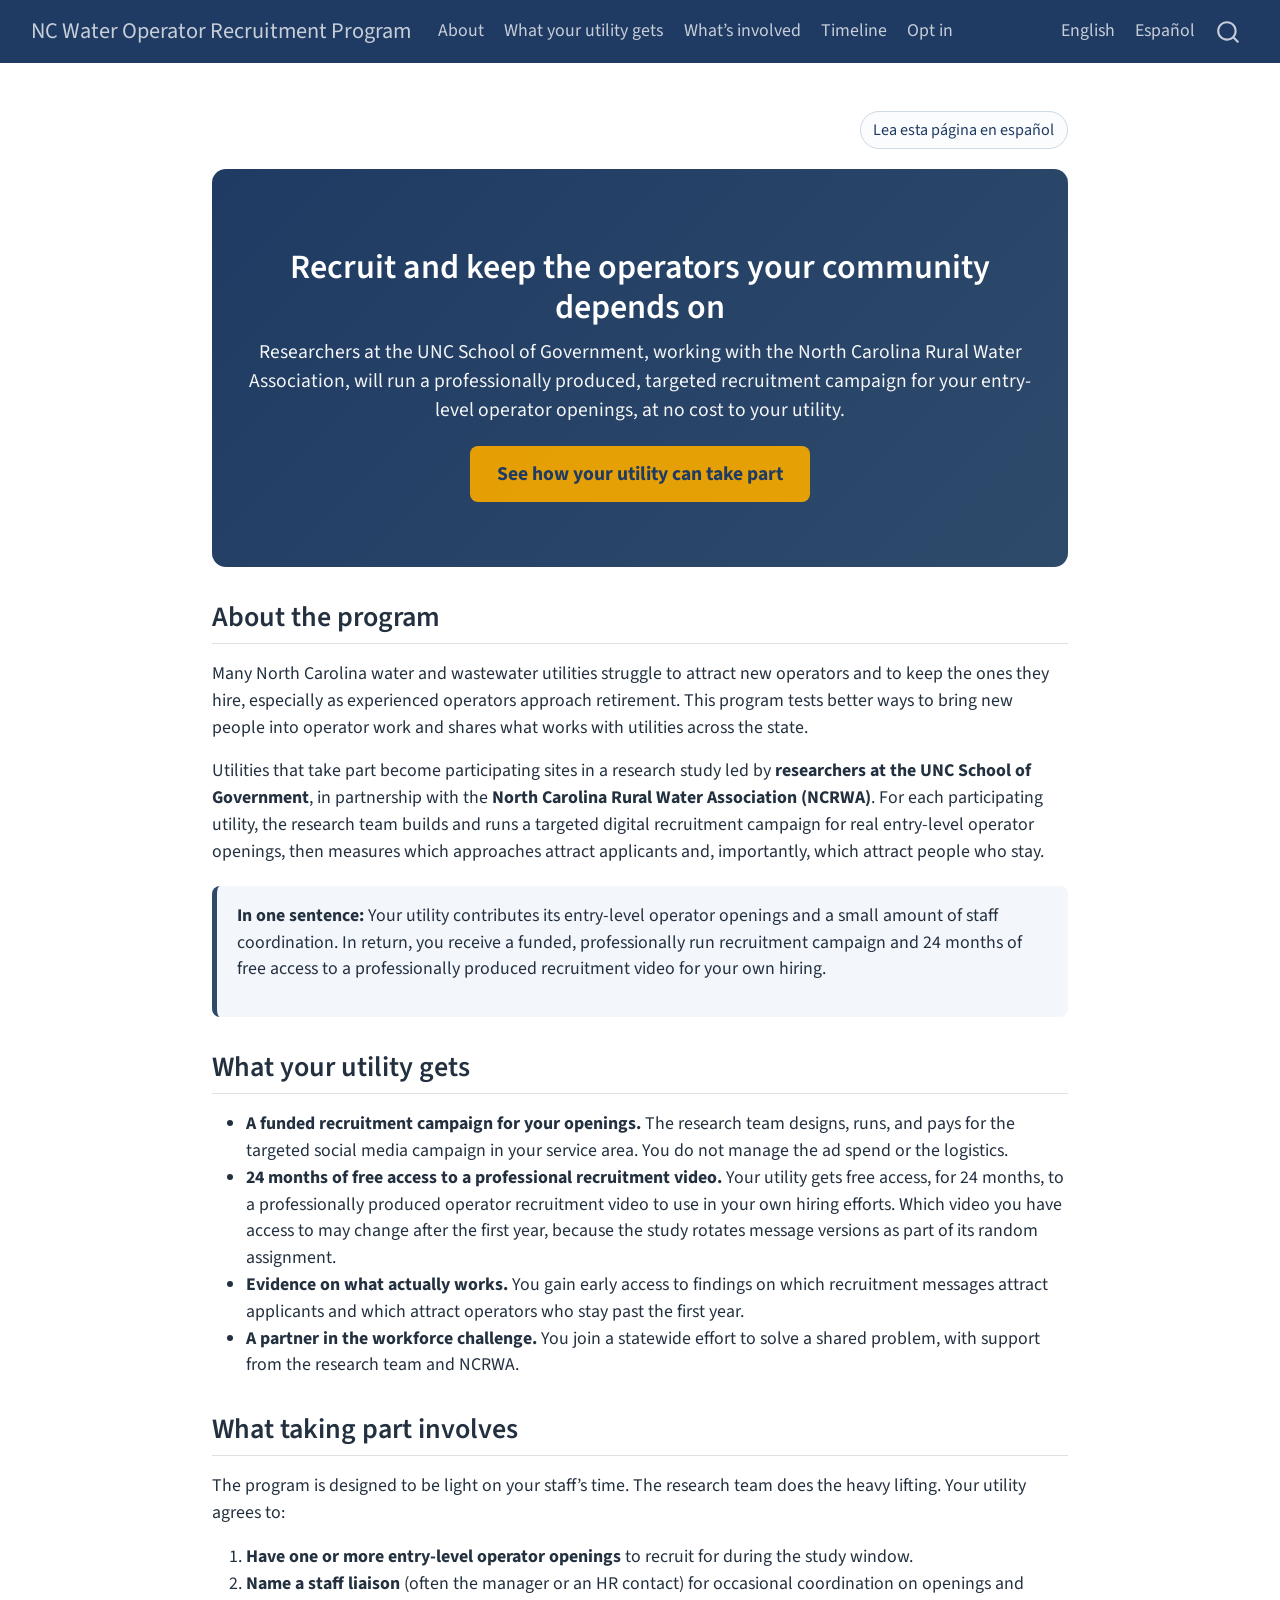
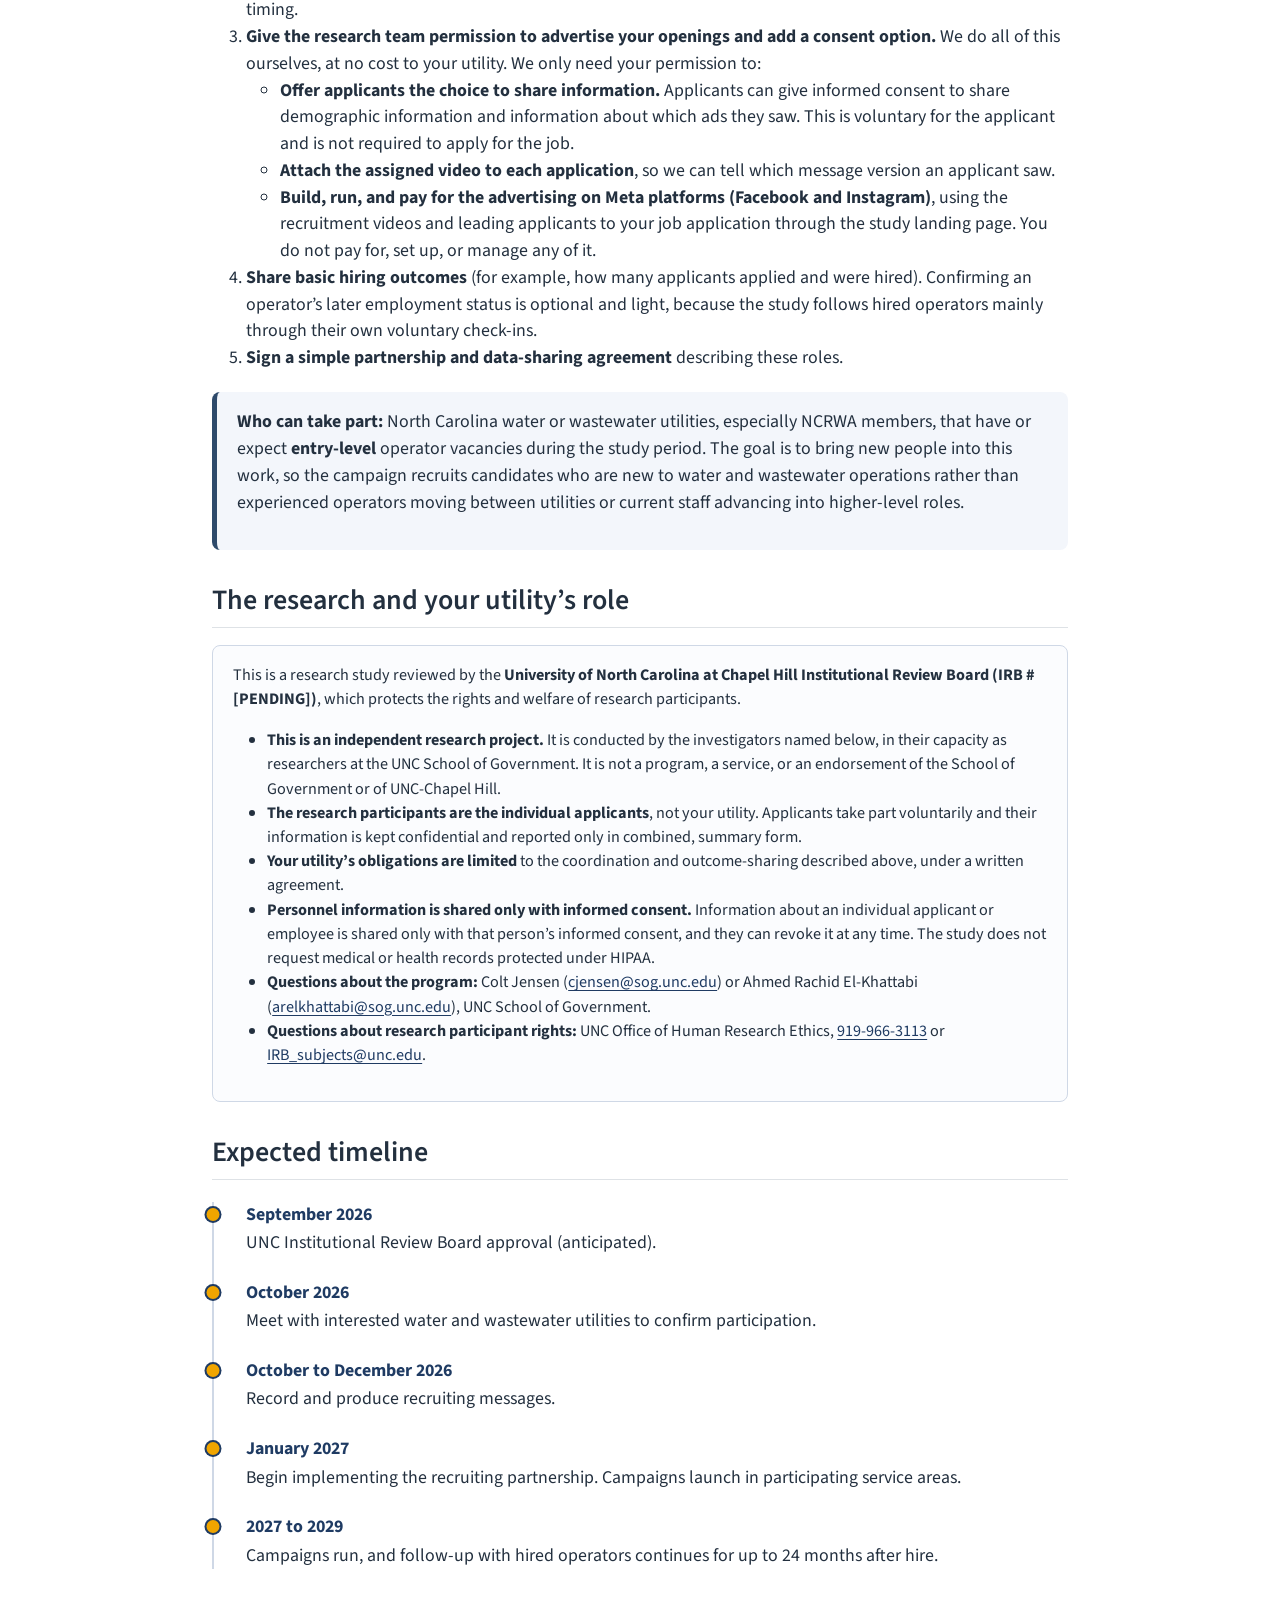
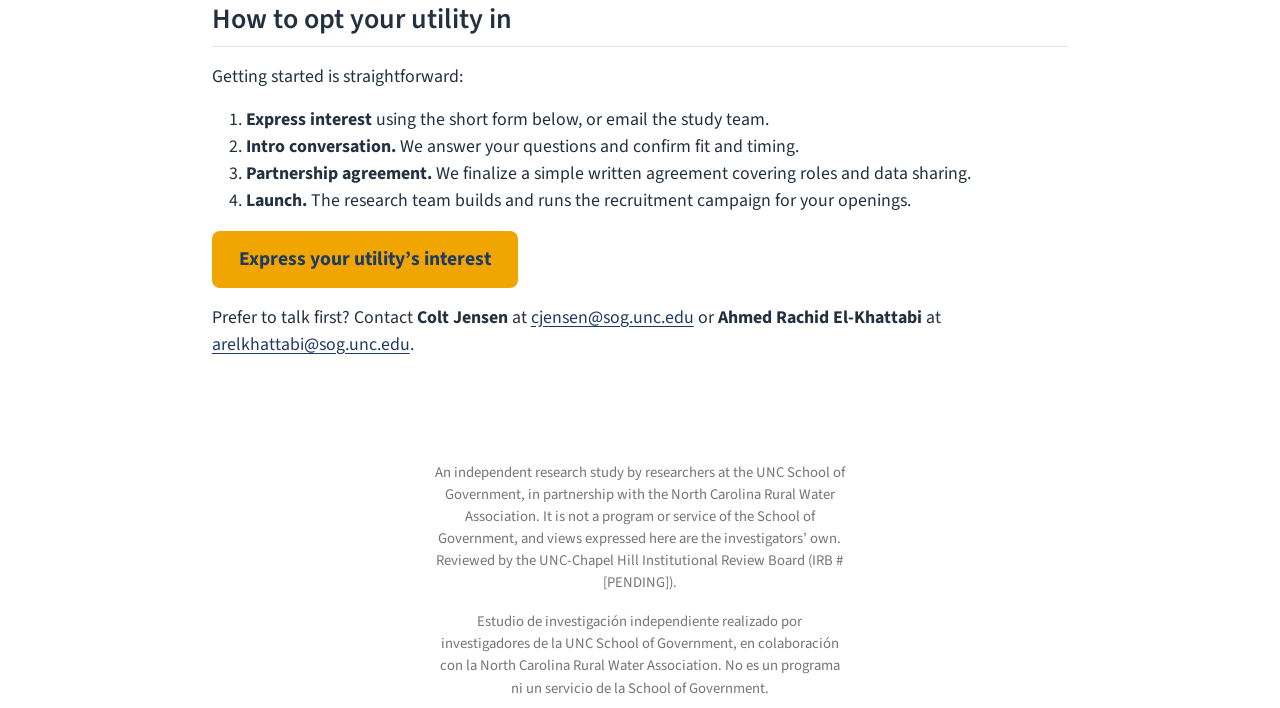
<file: index.html>
<!DOCTYPE html>
<html xmlns="http://www.w3.org/1999/xhtml" lang="en" xml:lang="en"><head>

<meta charset="utf-8">
<meta name="generator" content="quarto-1.8.27">

<meta name="viewport" content="width=device-width, initial-scale=1.0, user-scalable=yes">


<title>NC Water Operator Recruitment Program for Utilities – NC Water Operator Recruitment Program</title>
<style>
code{white-space: pre-wrap;}
span.smallcaps{font-variant: small-caps;}
div.columns{display: flex; gap: min(4vw, 1.5em);}
div.column{flex: auto; overflow-x: auto;}
div.hanging-indent{margin-left: 1.5em; text-indent: -1.5em;}
ul.task-list{list-style: none;}
ul.task-list li input[type="checkbox"] {
  width: 0.8em;
  margin: 0 0.8em 0.2em -1em; /* quarto-specific, see https://github.com/quarto-dev/quarto-cli/issues/4556 */ 
  vertical-align: middle;
}
</style>


<script src="site_libs/quarto-nav/quarto-nav.js"></script>
<script src="site_libs/clipboard/clipboard.min.js"></script>
<script src="site_libs/quarto-search/autocomplete.umd.js"></script>
<script src="site_libs/quarto-search/fuse.min.js"></script>
<script src="site_libs/quarto-search/quarto-search.js"></script>
<meta name="quarto:offset" content="./">
<script src="site_libs/quarto-html/quarto.js" type="module"></script>
<script src="site_libs/quarto-html/tabsets/tabsets.js" type="module"></script>
<script src="site_libs/quarto-html/axe/axe-check.js" type="module"></script>
<script src="site_libs/quarto-html/popper.min.js"></script>
<script src="site_libs/quarto-html/tippy.umd.min.js"></script>
<link href="site_libs/quarto-html/tippy.css" rel="stylesheet">
<link href="site_libs/quarto-html/quarto-syntax-highlighting-ed96de9b727972fe78a7b5d16c58bf87.css" rel="stylesheet" id="quarto-text-highlighting-styles">
<script src="site_libs/bootstrap/bootstrap.min.js"></script>
<link href="site_libs/bootstrap/bootstrap-icons.css" rel="stylesheet">
<link href="site_libs/bootstrap/bootstrap-0b254fdc5d2a9e9b64194ed0881bb215.min.css" rel="stylesheet" append-hash="true" id="quarto-bootstrap" data-mode="light">
<script id="quarto-search-options" type="application/json">{
  "location": "navbar",
  "copy-button": false,
  "collapse-after": 3,
  "panel-placement": "end",
  "type": "overlay",
  "limit": 50,
  "keyboard-shortcut": [
    "f",
    "/",
    "s"
  ],
  "show-item-context": false,
  "language": {
    "search-no-results-text": "No results",
    "search-matching-documents-text": "matching documents",
    "search-copy-link-title": "Copy link to search",
    "search-hide-matches-text": "Hide additional matches",
    "search-more-match-text": "more match in this document",
    "search-more-matches-text": "more matches in this document",
    "search-clear-button-title": "Clear",
    "search-text-placeholder": "",
    "search-detached-cancel-button-title": "Cancel",
    "search-submit-button-title": "Submit",
    "search-label": "Search"
  }
}</script>


</head>

<body class="nav-fixed fullcontent quarto-light">

<div id="quarto-search-results"></div>
  <header id="quarto-header" class="headroom fixed-top">
    <nav class="navbar navbar-expand-lg " data-bs-theme="dark">
      <div class="navbar-container container-fluid">
      <div class="navbar-brand-container mx-auto">
    <a class="navbar-brand" href="./index.html">
    <span class="navbar-title">NC Water Operator Recruitment Program</span>
    </a>
  </div>
            <div id="quarto-search" class="" title="Search"></div>
          <button class="navbar-toggler" type="button" data-bs-toggle="collapse" data-bs-target="#navbarCollapse" aria-controls="navbarCollapse" role="menu" aria-expanded="false" aria-label="Toggle navigation" onclick="if (window.quartoToggleHeadroom) { window.quartoToggleHeadroom(); }">
  <span class="navbar-toggler-icon"></span>
</button>
          <div class="collapse navbar-collapse" id="navbarCollapse">
            <ul class="navbar-nav navbar-nav-scroll me-auto">
  <li class="nav-item">
    <a class="nav-link" href="./#about"> 
<span class="menu-text">About</span></a>
  </li>  
  <li class="nav-item">
    <a class="nav-link" href="./#benefits"> 
<span class="menu-text">What your utility gets</span></a>
  </li>  
  <li class="nav-item">
    <a class="nav-link" href="./#involved"> 
<span class="menu-text">What’s involved</span></a>
  </li>  
  <li class="nav-item">
    <a class="nav-link" href="./#timeline"> 
<span class="menu-text">Timeline</span></a>
  </li>  
  <li class="nav-item">
    <a class="nav-link" href="./#opt-in"> 
<span class="menu-text">Opt in</span></a>
  </li>  
</ul>
            <ul class="navbar-nav navbar-nav-scroll ms-auto">
  <li class="nav-item">
    <a class="nav-link active" href="./index.html" aria-current="page"> 
<span class="menu-text">English</span></a>
  </li>  
  <li class="nav-item">
    <a class="nav-link" href="./es.html"> 
<span class="menu-text">Español</span></a>
  </li>  
</ul>
          </div> <!-- /navcollapse -->
            <div class="quarto-navbar-tools">
</div>
      </div> <!-- /container-fluid -->
    </nav>
</header>
<!-- content -->
<div id="quarto-content" class="quarto-container page-columns page-rows-contents page-layout-article page-navbar">
<!-- sidebar -->
<!-- margin-sidebar -->
    
<!-- main -->
<main class="content" id="quarto-document-content"><header id="title-block-header" class="quarto-title-block"></header>




<div class="lang-toggle">
<p><a href="es.html">Lea esta página en español</a></p>
</div>
<section id="recruit-and-keep-the-operators-your-community-depends-on" class="level1 hero">
<h1>Recruit and keep the operators your community depends on</h1>
<p>Researchers at the UNC School of Government, working with the North Carolina Rural Water Association, will run a professionally produced, targeted recruitment campaign for your entry-level operator openings, at no cost to your utility.</p>
<p><a class="btn-apply" href="#opt-in">See how your utility can take part</a></p>
</section>
<section id="about" class="level2">
<h2 data-anchor-id="about">About the program</h2>
<p>Many North Carolina water and wastewater utilities struggle to attract new operators and to keep the ones they hire, especially as experienced operators approach retirement. This program tests better ways to bring new people into operator work and shares what works with utilities across the state.</p>
<p>Utilities that take part become participating sites in a research study led by <strong>researchers at the UNC School of Government</strong>, in partnership with the <strong>North Carolina Rural Water Association (NCRWA)</strong>. For each participating utility, the research team builds and runs a targeted digital recruitment campaign for real entry-level operator openings, then measures which approaches attract applicants and, importantly, which attract people who stay.</p>
<div class="callout-fact">
<p><strong>In one sentence:</strong> Your utility contributes its entry-level operator openings and a small amount of staff coordination. In return, you receive a funded, professionally run recruitment campaign and 24 months of free access to a professionally produced recruitment video for your own hiring.</p>
</div>
</section>
<section id="benefits" class="level2">
<h2 data-anchor-id="benefits">What your utility gets</h2>
<ul>
<li><strong>A funded recruitment campaign for your openings.</strong> The research team designs, runs, and pays for the targeted social media campaign in your service area. You do not manage the ad spend or the logistics.</li>
<li><strong>24 months of free access to a professional recruitment video.</strong> Your utility gets free access, for 24 months, to a professionally produced operator recruitment video to use in your own hiring efforts. Which video you have access to may change after the first year, because the study rotates message versions as part of its random assignment.</li>
<li><strong>Evidence on what actually works.</strong> You gain early access to findings on which recruitment messages attract applicants and which attract operators who stay past the first year.</li>
<li><strong>A partner in the workforce challenge.</strong> You join a statewide effort to solve a shared problem, with support from the research team and NCRWA.</li>
</ul>
</section>
<section id="involved" class="level2">
<h2 data-anchor-id="involved">What taking part involves</h2>
<p>The program is designed to be light on your staff’s time. The research team does the heavy lifting. Your utility agrees to:</p>
<ol type="1">
<li><strong>Have one or more entry-level operator openings</strong> to recruit for during the study window.</li>
<li><strong>Name a staff liaison</strong> (often the manager or an HR contact) for occasional coordination on openings and timing.</li>
<li><strong>Give the research team permission to advertise your openings and add a consent option.</strong> We do all of this ourselves, at no cost to your utility. We only need your permission to:
<ul>
<li><strong>Offer applicants the choice to share information.</strong> Applicants can give informed consent to share demographic information and information about which ads they saw. This is voluntary for the applicant and is not required to apply for the job.</li>
<li><strong>Attach the assigned video to each application</strong>, so we can tell which message version an applicant saw.</li>
<li><strong>Build, run, and pay for the advertising on Meta platforms (Facebook and Instagram)</strong>, using the recruitment videos and leading applicants to your job application through the study landing page. You do not pay for, set up, or manage any of it.</li>
</ul></li>
<li><strong>Share basic hiring outcomes</strong> (for example, how many applicants applied and were hired). Confirming an operator’s later employment status is optional and light, because the study follows hired operators mainly through their own voluntary check-ins.</li>
<li><strong>Sign a simple partnership and data-sharing agreement</strong> describing these roles.</li>
</ol>
<div class="callout-fact">
<p><strong>Who can take part:</strong> North Carolina water or wastewater utilities, especially NCRWA members, that have or expect <strong>entry-level</strong> operator vacancies during the study period. The goal is to bring new people into this work, so the campaign recruits candidates who are new to water and wastewater operations rather than experienced operators moving between utilities or current staff advancing into higher-level roles.</p>
</div>
</section>
<section id="irb" class="level2">
<h2 data-anchor-id="irb">The research and your utility’s role</h2>
<div class="irb-box">
<p>This is a research study reviewed by the <strong>University of North Carolina at Chapel Hill Institutional Review Board (IRB #[PENDING])</strong>, which protects the rights and welfare of research participants.</p>
<ul>
<li><strong>This is an independent research project.</strong> It is conducted by the investigators named below, in their capacity as researchers at the UNC School of Government. It is not a program, a service, or an endorsement of the School of Government or of UNC-Chapel Hill.</li>
<li><strong>The research participants are the individual applicants</strong>, not your utility. Applicants take part voluntarily and their information is kept confidential and reported only in combined, summary form.</li>
<li><strong>Your utility’s obligations are limited</strong> to the coordination and outcome-sharing described above, under a written agreement.</li>
<li><strong>Personnel information is shared only with informed consent.</strong> Information about an individual applicant or employee is shared only with that person’s informed consent, and they can revoke it at any time. The study does not request medical or health records protected under HIPAA.</li>
<li><strong>Questions about the program:</strong> Colt Jensen (<a href="mailto:cjensen@sog.unc.edu">cjensen@sog.unc.edu</a>) or Ahmed Rachid El-Khattabi (<a href="mailto:arelkhattabi@sog.unc.edu">arelkhattabi@sog.unc.edu</a>), UNC School of Government.</li>
<li><strong>Questions about research participant rights:</strong> UNC Office of Human Research Ethics, <a href="tel:+19199663113">919-966-3113</a> or <a href="mailto:IRB_subjects@unc.edu">IRB_subjects@unc.edu</a>.</li>
</ul>
</div>
</section>
<section id="timeline" class="level2">
<h2 data-anchor-id="timeline">Expected timeline</h2>
<div class="timeline">
<div class="tl-item">
<p><span class="tl-date">September 2026</span> UNC Institutional Review Board approval (anticipated).</p>
</div>
<div class="tl-item">
<p><span class="tl-date">October 2026</span> Meet with interested water and wastewater utilities to confirm participation.</p>
</div>
<div class="tl-item">
<p><span class="tl-date">October to December 2026</span> Record and produce recruiting messages.</p>
</div>
<div class="tl-item">
<p><span class="tl-date">January 2027</span> Begin implementing the recruiting partnership. Campaigns launch in participating service areas.</p>
</div>
<div class="tl-item">
<p><span class="tl-date">2027 to 2029</span> Campaigns run, and follow-up with hired operators continues for up to 24 months after hire.</p>
</div>
</div>
</section>
<section id="opt-in" class="level2">
<h2 data-anchor-id="opt-in">How to opt your utility in</h2>
<p>Getting started is straightforward:</p>
<ol type="1">
<li><strong>Express interest</strong> using the short form below, or email the study team.</li>
<li><strong>Intro conversation.</strong> We answer your questions and confirm fit and timing.</li>
<li><strong>Partnership agreement.</strong> We finalize a simple written agreement covering roles and data sharing.</li>
<li><strong>Launch.</strong> The research team builds and runs the recruitment campaign for your openings.</li>
</ol>
<p><a class="btn-apply" href="https://forms.office.com/Pages/ResponsePage.aspx?id=T9WzWMkW00KvCB_KvQlWZsba8RK4xzxGti6Y0VtpY4BUMElVVENFM0lCNDBFTU8xUlhEMFJJWEQ4OS4u">Express your utility’s interest</a></p>
<p>Prefer to talk first? Contact <strong>Colt Jensen</strong> at <a href="mailto:cjensen@sog.unc.edu">cjensen@sog.unc.edu</a> or <strong>Ahmed Rachid El-Khattabi</strong> at <a href="mailto:arelkhattabi@sog.unc.edu">arelkhattabi@sog.unc.edu</a>.</p>


</section>

</main> <!-- /main -->
<script id="quarto-html-after-body" type="application/javascript">
  window.document.addEventListener("DOMContentLoaded", function (event) {
    const isCodeAnnotation = (el) => {
      for (const clz of el.classList) {
        if (clz.startsWith('code-annotation-')) {                     
          return true;
        }
      }
      return false;
    }
    const onCopySuccess = function(e) {
      // button target
      const button = e.trigger;
      // don't keep focus
      button.blur();
      // flash "checked"
      button.classList.add('code-copy-button-checked');
      var currentTitle = button.getAttribute("title");
      button.setAttribute("title", "Copied!");
      let tooltip;
      if (window.bootstrap) {
        button.setAttribute("data-bs-toggle", "tooltip");
        button.setAttribute("data-bs-placement", "left");
        button.setAttribute("data-bs-title", "Copied!");
        tooltip = new bootstrap.Tooltip(button, 
          { trigger: "manual", 
            customClass: "code-copy-button-tooltip",
            offset: [0, -8]});
        tooltip.show();    
      }
      setTimeout(function() {
        if (tooltip) {
          tooltip.hide();
          button.removeAttribute("data-bs-title");
          button.removeAttribute("data-bs-toggle");
          button.removeAttribute("data-bs-placement");
        }
        button.setAttribute("title", currentTitle);
        button.classList.remove('code-copy-button-checked');
      }, 1000);
      // clear code selection
      e.clearSelection();
    }
    const getTextToCopy = function(trigger) {
      const outerScaffold = trigger.parentElement.cloneNode(true);
      const codeEl = outerScaffold.querySelector('code');
      for (const childEl of codeEl.children) {
        if (isCodeAnnotation(childEl)) {
          childEl.remove();
        }
      }
      return codeEl.innerText;
    }
    const clipboard = new window.ClipboardJS('.code-copy-button:not([data-in-quarto-modal])', {
      text: getTextToCopy
    });
    clipboard.on('success', onCopySuccess);
    if (window.document.getElementById('quarto-embedded-source-code-modal')) {
      const clipboardModal = new window.ClipboardJS('.code-copy-button[data-in-quarto-modal]', {
        text: getTextToCopy,
        container: window.document.getElementById('quarto-embedded-source-code-modal')
      });
      clipboardModal.on('success', onCopySuccess);
    }
      var localhostRegex = new RegExp(/^(?:http|https):\/\/localhost\:?[0-9]*\//);
      var mailtoRegex = new RegExp(/^mailto:/);
        var filterRegex = new RegExp("https:\/\/colt-jensen\.github\.io\/nc-water-operators\/");
      var isInternal = (href) => {
          return filterRegex.test(href) || localhostRegex.test(href) || mailtoRegex.test(href);
      }
      // Inspect non-navigation links and adorn them if external
     var links = window.document.querySelectorAll('a[href]:not(.nav-link):not(.navbar-brand):not(.toc-action):not(.sidebar-link):not(.sidebar-item-toggle):not(.pagination-link):not(.no-external):not([aria-hidden]):not(.dropdown-item):not(.quarto-navigation-tool):not(.about-link)');
      for (var i=0; i<links.length; i++) {
        const link = links[i];
        if (!isInternal(link.href)) {
          // undo the damage that might have been done by quarto-nav.js in the case of
          // links that we want to consider external
          if (link.dataset.originalHref !== undefined) {
            link.href = link.dataset.originalHref;
          }
            // target, if specified
            link.setAttribute("target", "_blank");
            if (link.getAttribute("rel") === null) {
              link.setAttribute("rel", "noopener");
            }
        }
      }
    function tippyHover(el, contentFn, onTriggerFn, onUntriggerFn) {
      const config = {
        allowHTML: true,
        maxWidth: 500,
        delay: 100,
        arrow: false,
        appendTo: function(el) {
            return el.parentElement;
        },
        interactive: true,
        interactiveBorder: 10,
        theme: 'quarto',
        placement: 'bottom-start',
      };
      if (contentFn) {
        config.content = contentFn;
      }
      if (onTriggerFn) {
        config.onTrigger = onTriggerFn;
      }
      if (onUntriggerFn) {
        config.onUntrigger = onUntriggerFn;
      }
      window.tippy(el, config); 
    }
    const noterefs = window.document.querySelectorAll('a[role="doc-noteref"]');
    for (var i=0; i<noterefs.length; i++) {
      const ref = noterefs[i];
      tippyHover(ref, function() {
        // use id or data attribute instead here
        let href = ref.getAttribute('data-footnote-href') || ref.getAttribute('href');
        try { href = new URL(href).hash; } catch {}
        const id = href.replace(/^#\/?/, "");
        const note = window.document.getElementById(id);
        if (note) {
          return note.innerHTML;
        } else {
          return "";
        }
      });
    }
    const xrefs = window.document.querySelectorAll('a.quarto-xref');
    const processXRef = (id, note) => {
      // Strip column container classes
      const stripColumnClz = (el) => {
        el.classList.remove("page-full", "page-columns");
        if (el.children) {
          for (const child of el.children) {
            stripColumnClz(child);
          }
        }
      }
      stripColumnClz(note)
      if (id === null || id.startsWith('sec-')) {
        // Special case sections, only their first couple elements
        const container = document.createElement("div");
        if (note.children && note.children.length > 2) {
          container.appendChild(note.children[0].cloneNode(true));
          for (let i = 1; i < note.children.length; i++) {
            const child = note.children[i];
            if (child.tagName === "P" && child.innerText === "") {
              continue;
            } else {
              container.appendChild(child.cloneNode(true));
              break;
            }
          }
          if (window.Quarto?.typesetMath) {
            window.Quarto.typesetMath(container);
          }
          return container.innerHTML
        } else {
          if (window.Quarto?.typesetMath) {
            window.Quarto.typesetMath(note);
          }
          return note.innerHTML;
        }
      } else {
        // Remove any anchor links if they are present
        const anchorLink = note.querySelector('a.anchorjs-link');
        if (anchorLink) {
          anchorLink.remove();
        }
        if (window.Quarto?.typesetMath) {
          window.Quarto.typesetMath(note);
        }
        if (note.classList.contains("callout")) {
          return note.outerHTML;
        } else {
          return note.innerHTML;
        }
      }
    }
    for (var i=0; i<xrefs.length; i++) {
      const xref = xrefs[i];
      tippyHover(xref, undefined, function(instance) {
        instance.disable();
        let url = xref.getAttribute('href');
        let hash = undefined; 
        if (url.startsWith('#')) {
          hash = url;
        } else {
          try { hash = new URL(url).hash; } catch {}
        }
        if (hash) {
          const id = hash.replace(/^#\/?/, "");
          const note = window.document.getElementById(id);
          if (note !== null) {
            try {
              const html = processXRef(id, note.cloneNode(true));
              instance.setContent(html);
            } finally {
              instance.enable();
              instance.show();
            }
          } else {
            // See if we can fetch this
            fetch(url.split('#')[0])
            .then(res => res.text())
            .then(html => {
              const parser = new DOMParser();
              const htmlDoc = parser.parseFromString(html, "text/html");
              const note = htmlDoc.getElementById(id);
              if (note !== null) {
                const html = processXRef(id, note);
                instance.setContent(html);
              } 
            }).finally(() => {
              instance.enable();
              instance.show();
            });
          }
        } else {
          // See if we can fetch a full url (with no hash to target)
          // This is a special case and we should probably do some content thinning / targeting
          fetch(url)
          .then(res => res.text())
          .then(html => {
            const parser = new DOMParser();
            const htmlDoc = parser.parseFromString(html, "text/html");
            const note = htmlDoc.querySelector('main.content');
            if (note !== null) {
              // This should only happen for chapter cross references
              // (since there is no id in the URL)
              // remove the first header
              if (note.children.length > 0 && note.children[0].tagName === "HEADER") {
                note.children[0].remove();
              }
              const html = processXRef(null, note);
              instance.setContent(html);
            } 
          }).finally(() => {
            instance.enable();
            instance.show();
          });
        }
      }, function(instance) {
      });
    }
        let selectedAnnoteEl;
        const selectorForAnnotation = ( cell, annotation) => {
          let cellAttr = 'data-code-cell="' + cell + '"';
          let lineAttr = 'data-code-annotation="' +  annotation + '"';
          const selector = 'span[' + cellAttr + '][' + lineAttr + ']';
          return selector;
        }
        const selectCodeLines = (annoteEl) => {
          const doc = window.document;
          const targetCell = annoteEl.getAttribute("data-target-cell");
          const targetAnnotation = annoteEl.getAttribute("data-target-annotation");
          const annoteSpan = window.document.querySelector(selectorForAnnotation(targetCell, targetAnnotation));
          const lines = annoteSpan.getAttribute("data-code-lines").split(",");
          const lineIds = lines.map((line) => {
            return targetCell + "-" + line;
          })
          let top = null;
          let height = null;
          let parent = null;
          if (lineIds.length > 0) {
              //compute the position of the single el (top and bottom and make a div)
              const el = window.document.getElementById(lineIds[0]);
              top = el.offsetTop;
              height = el.offsetHeight;
              parent = el.parentElement.parentElement;
            if (lineIds.length > 1) {
              const lastEl = window.document.getElementById(lineIds[lineIds.length - 1]);
              const bottom = lastEl.offsetTop + lastEl.offsetHeight;
              height = bottom - top;
            }
            if (top !== null && height !== null && parent !== null) {
              // cook up a div (if necessary) and position it 
              let div = window.document.getElementById("code-annotation-line-highlight");
              if (div === null) {
                div = window.document.createElement("div");
                div.setAttribute("id", "code-annotation-line-highlight");
                div.style.position = 'absolute';
                parent.appendChild(div);
              }
              div.style.top = top - 2 + "px";
              div.style.height = height + 4 + "px";
              div.style.left = 0;
              let gutterDiv = window.document.getElementById("code-annotation-line-highlight-gutter");
              if (gutterDiv === null) {
                gutterDiv = window.document.createElement("div");
                gutterDiv.setAttribute("id", "code-annotation-line-highlight-gutter");
                gutterDiv.style.position = 'absolute';
                const codeCell = window.document.getElementById(targetCell);
                const gutter = codeCell.querySelector('.code-annotation-gutter');
                gutter.appendChild(gutterDiv);
              }
              gutterDiv.style.top = top - 2 + "px";
              gutterDiv.style.height = height + 4 + "px";
            }
            selectedAnnoteEl = annoteEl;
          }
        };
        const unselectCodeLines = () => {
          const elementsIds = ["code-annotation-line-highlight", "code-annotation-line-highlight-gutter"];
          elementsIds.forEach((elId) => {
            const div = window.document.getElementById(elId);
            if (div) {
              div.remove();
            }
          });
          selectedAnnoteEl = undefined;
        };
          // Handle positioning of the toggle
      window.addEventListener(
        "resize",
        throttle(() => {
          elRect = undefined;
          if (selectedAnnoteEl) {
            selectCodeLines(selectedAnnoteEl);
          }
        }, 10)
      );
      function throttle(fn, ms) {
      let throttle = false;
      let timer;
        return (...args) => {
          if(!throttle) { // first call gets through
              fn.apply(this, args);
              throttle = true;
          } else { // all the others get throttled
              if(timer) clearTimeout(timer); // cancel #2
              timer = setTimeout(() => {
                fn.apply(this, args);
                timer = throttle = false;
              }, ms);
          }
        };
      }
        // Attach click handler to the DT
        const annoteDls = window.document.querySelectorAll('dt[data-target-cell]');
        for (const annoteDlNode of annoteDls) {
          annoteDlNode.addEventListener('click', (event) => {
            const clickedEl = event.target;
            if (clickedEl !== selectedAnnoteEl) {
              unselectCodeLines();
              const activeEl = window.document.querySelector('dt[data-target-cell].code-annotation-active');
              if (activeEl) {
                activeEl.classList.remove('code-annotation-active');
              }
              selectCodeLines(clickedEl);
              clickedEl.classList.add('code-annotation-active');
            } else {
              // Unselect the line
              unselectCodeLines();
              clickedEl.classList.remove('code-annotation-active');
            }
          });
        }
    const findCites = (el) => {
      const parentEl = el.parentElement;
      if (parentEl) {
        const cites = parentEl.dataset.cites;
        if (cites) {
          return {
            el,
            cites: cites.split(' ')
          };
        } else {
          return findCites(el.parentElement)
        }
      } else {
        return undefined;
      }
    };
    var bibliorefs = window.document.querySelectorAll('a[role="doc-biblioref"]');
    for (var i=0; i<bibliorefs.length; i++) {
      const ref = bibliorefs[i];
      const citeInfo = findCites(ref);
      if (citeInfo) {
        tippyHover(citeInfo.el, function() {
          var popup = window.document.createElement('div');
          citeInfo.cites.forEach(function(cite) {
            var citeDiv = window.document.createElement('div');
            citeDiv.classList.add('hanging-indent');
            citeDiv.classList.add('csl-entry');
            var biblioDiv = window.document.getElementById('ref-' + cite);
            if (biblioDiv) {
              citeDiv.innerHTML = biblioDiv.innerHTML;
            }
            popup.appendChild(citeDiv);
          });
          return popup.innerHTML;
        });
      }
    }
  });
  </script>
</div> <!-- /content -->
<footer class="footer">
  <div class="nav-footer">
    <div class="nav-footer-left">
      &nbsp;
    </div>   
    <div class="nav-footer-center">
<p>An independent research study by researchers at the UNC School of Government, in partnership with the North Carolina Rural Water Association. It is not a program or service of the School of Government, and views expressed here are the investigators’ own. Reviewed by the UNC-Chapel Hill Institutional Review Board (IRB #[PENDING]).</p>
<p>Estudio de investigación independiente realizado por investigadores de la UNC School of Government, en colaboración con la North Carolina Rural Water Association. No es un programa ni un servicio de la School of Government.</p>
</div>
    <div class="nav-footer-right">
      &nbsp;
    </div>
  </div>
</footer>
<script>
  document.querySelectorAll('.navbar a[href^="./#"]').forEach(function (a) {
    a.setAttribute('href', a.getAttribute('href').slice(2));
  });
</script>




</body></html>
</file>
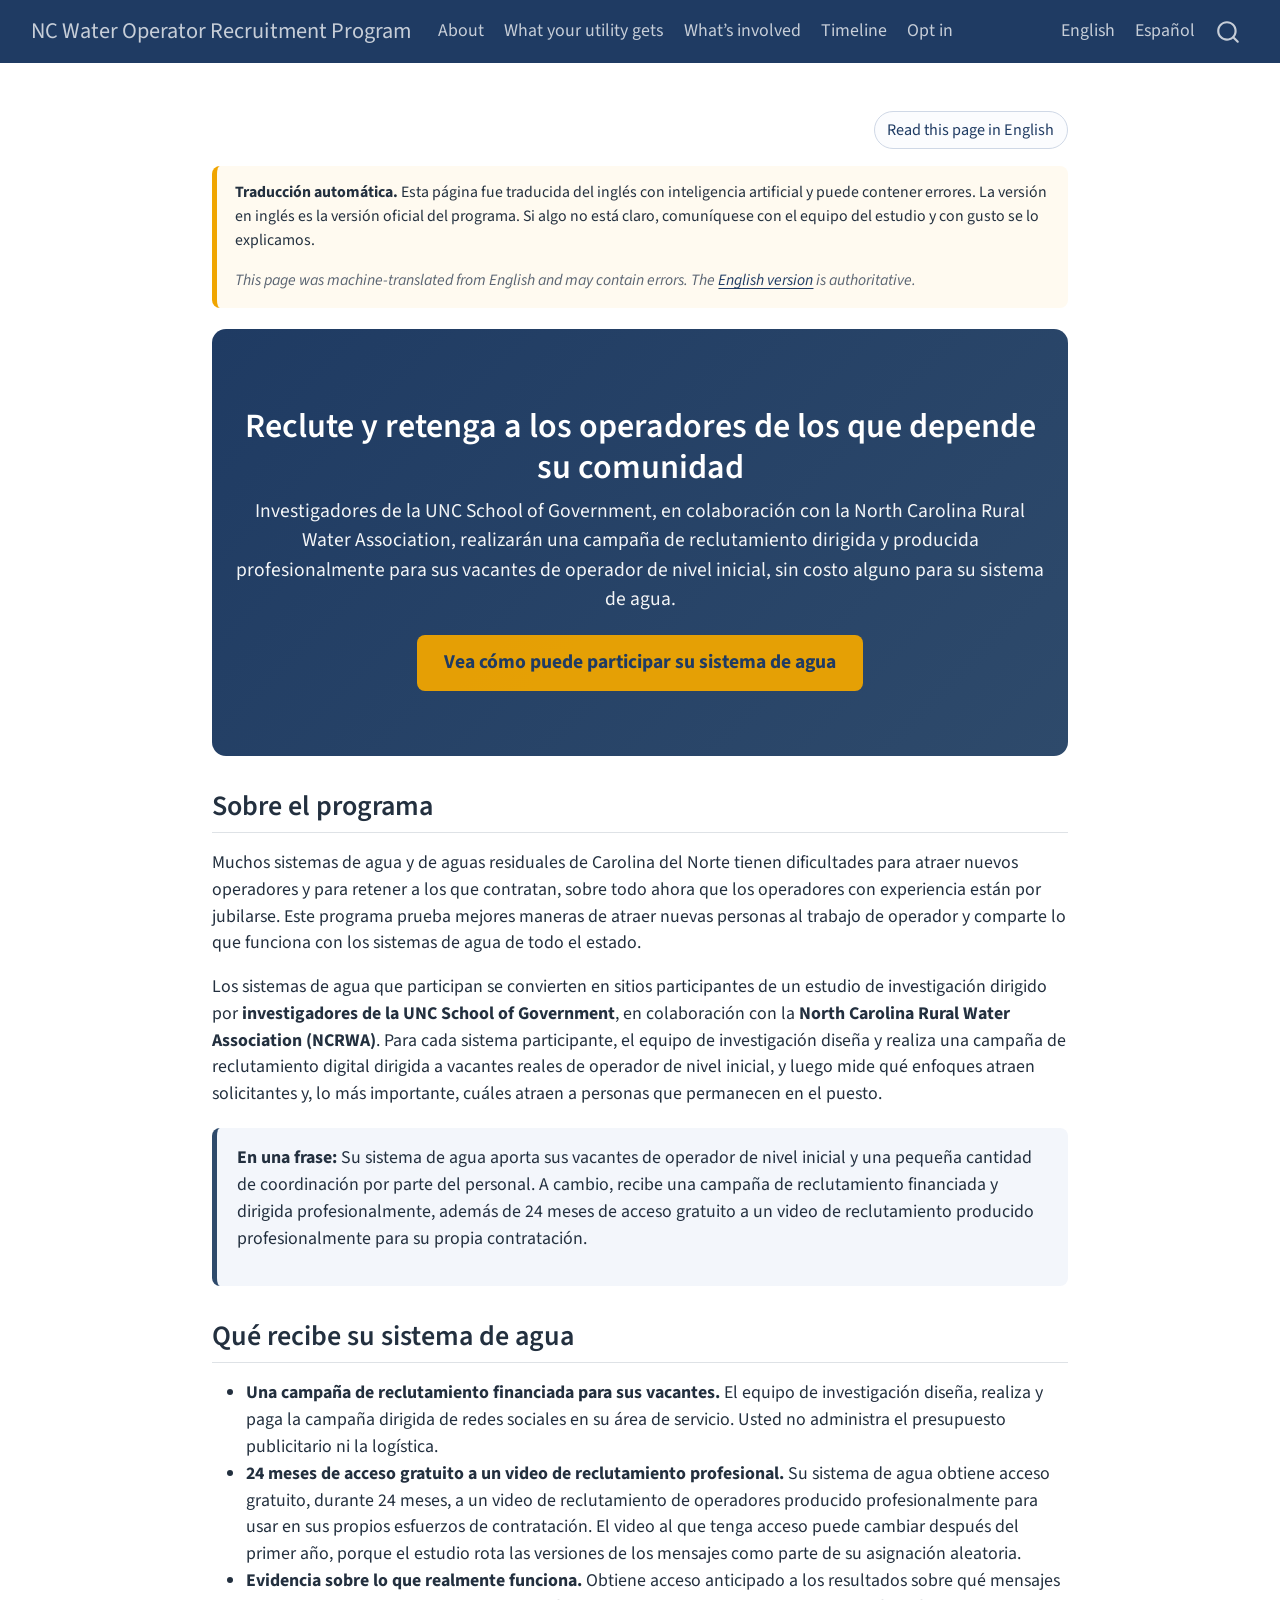
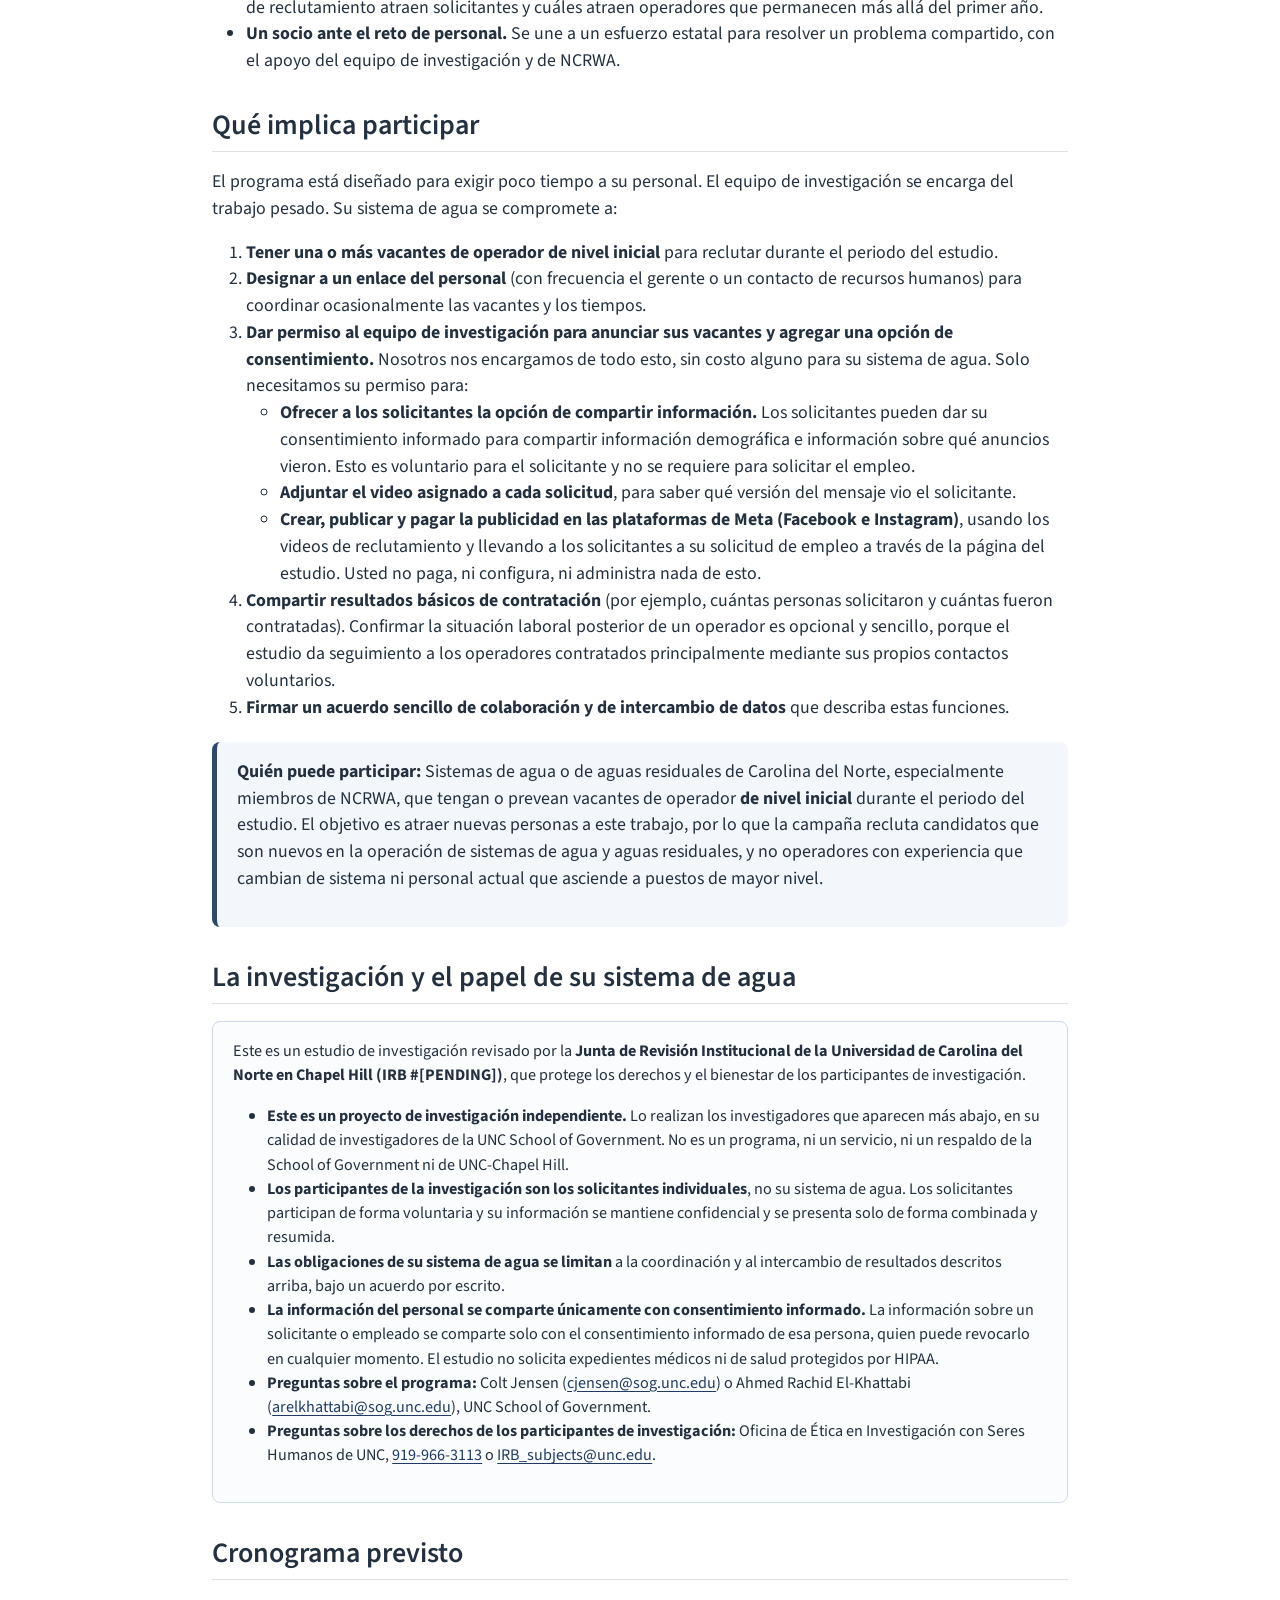
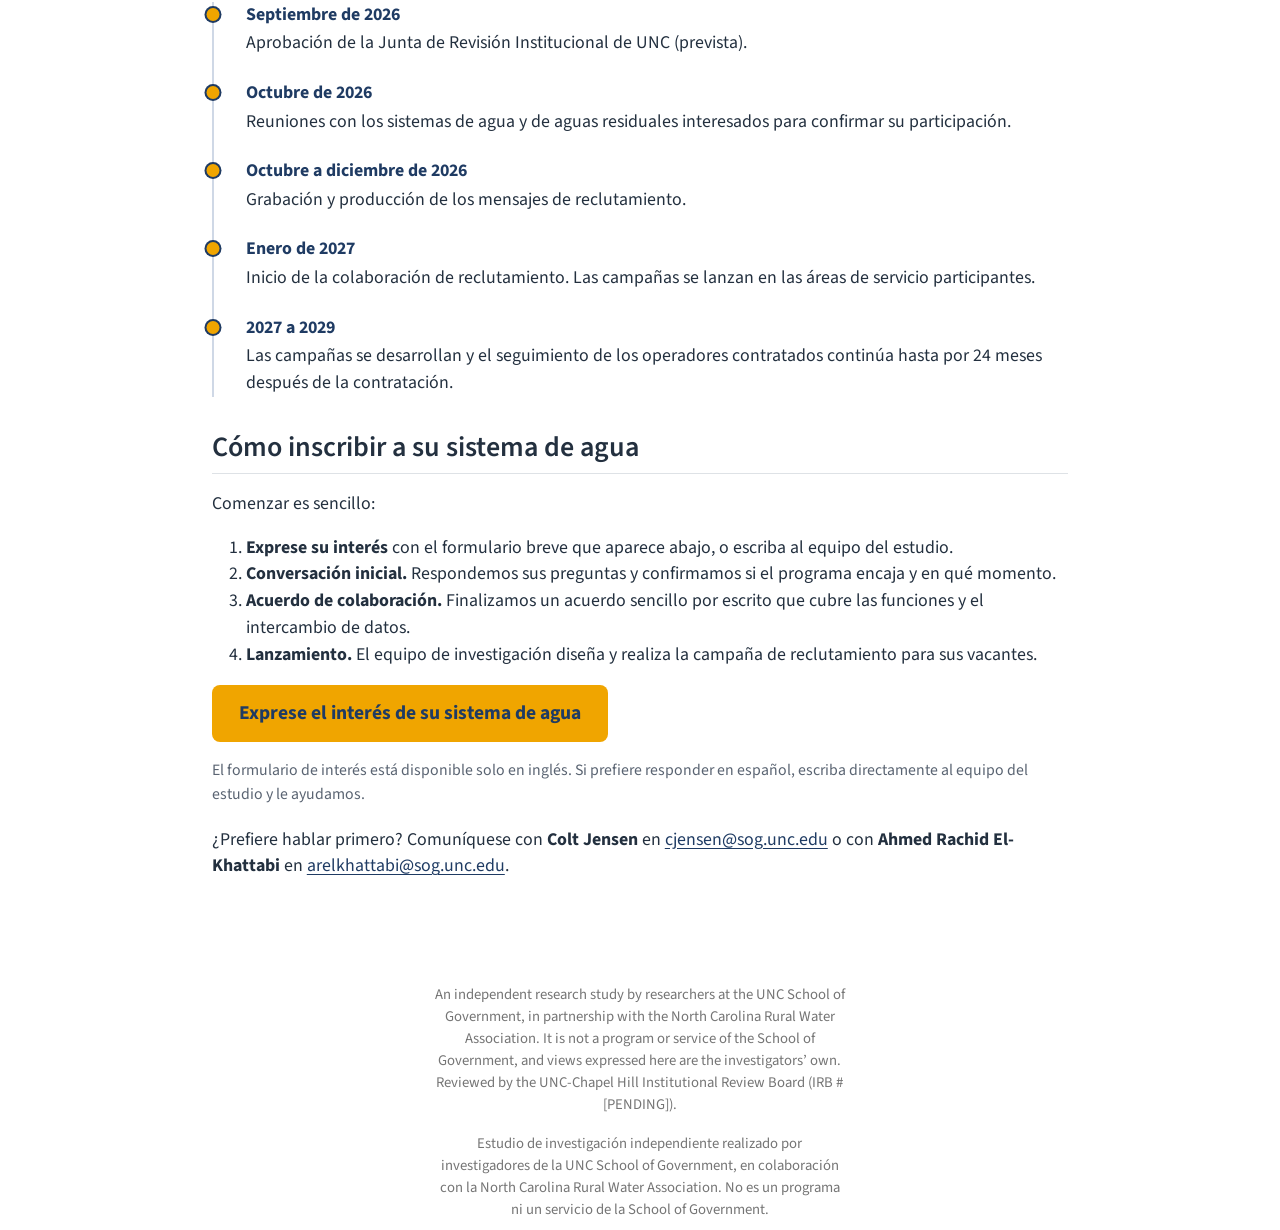
<file: es.html>
<!DOCTYPE html>
<html xmlns="http://www.w3.org/1999/xhtml" lang="es" xml:lang="es"><head>

<meta charset="utf-8">
<meta name="generator" content="quarto-1.8.27">

<meta name="viewport" content="width=device-width, initial-scale=1.0, user-scalable=yes">

<meta name="description" content="Un estudio de investigación realizado por investigadores de la UNC School of Government, en colaboración con la North Carolina Rural Water Association, sobre cómo reclutar y retener operadores de agua con licencia. Conozca cómo puede participar su sistema de agua.">

<title>Programa de Reclutamiento de Operadores de Agua de NC para Sistemas de Agua – NC Water Operator Recruitment Program</title>
<style>
code{white-space: pre-wrap;}
span.smallcaps{font-variant: small-caps;}
div.columns{display: flex; gap: min(4vw, 1.5em);}
div.column{flex: auto; overflow-x: auto;}
div.hanging-indent{margin-left: 1.5em; text-indent: -1.5em;}
ul.task-list{list-style: none;}
ul.task-list li input[type="checkbox"] {
  width: 0.8em;
  margin: 0 0.8em 0.2em -1em; /* quarto-specific, see https://github.com/quarto-dev/quarto-cli/issues/4556 */ 
  vertical-align: middle;
}
</style>


<script src="site_libs/quarto-nav/quarto-nav.js"></script>
<script src="site_libs/clipboard/clipboard.min.js"></script>
<script src="site_libs/quarto-search/autocomplete.umd.js"></script>
<script src="site_libs/quarto-search/fuse.min.js"></script>
<script src="site_libs/quarto-search/quarto-search.js"></script>
<meta name="quarto:offset" content="./">
<script src="site_libs/quarto-html/quarto.js" type="module"></script>
<script src="site_libs/quarto-html/tabsets/tabsets.js" type="module"></script>
<script src="site_libs/quarto-html/axe/axe-check.js" type="module"></script>
<script src="site_libs/quarto-html/popper.min.js"></script>
<script src="site_libs/quarto-html/tippy.umd.min.js"></script>
<link href="site_libs/quarto-html/tippy.css" rel="stylesheet">
<link href="site_libs/quarto-html/quarto-syntax-highlighting-ed96de9b727972fe78a7b5d16c58bf87.css" rel="stylesheet" id="quarto-text-highlighting-styles">
<script src="site_libs/bootstrap/bootstrap.min.js"></script>
<link href="site_libs/bootstrap/bootstrap-icons.css" rel="stylesheet">
<link href="site_libs/bootstrap/bootstrap-0b254fdc5d2a9e9b64194ed0881bb215.min.css" rel="stylesheet" append-hash="true" id="quarto-bootstrap" data-mode="light">
<script id="quarto-search-options" type="application/json">{
  "location": "navbar",
  "copy-button": false,
  "collapse-after": 3,
  "panel-placement": "end",
  "type": "overlay",
  "limit": 50,
  "keyboard-shortcut": [
    "f",
    "/",
    "s"
  ],
  "show-item-context": false,
  "language": {
    "search-no-results-text": "No se han encontrado resultados",
    "search-matching-documents-text": "documentos encontrados",
    "search-copy-link-title": "Copiar el enlace en la búsqueda",
    "search-hide-matches-text": "Ocultar resultados adicionales",
    "search-more-match-text": "resultado adicional en este documento",
    "search-more-matches-text": "resultados adicionales en este documento",
    "search-clear-button-title": "Borrar",
    "search-text-placeholder": "",
    "search-detached-cancel-button-title": "Cancelar",
    "search-submit-button-title": "Enviar",
    "search-label": "Buscar"
  }
}</script>


</head>

<body class="nav-fixed fullcontent quarto-light">

<div id="quarto-search-results"></div>
  <header id="quarto-header" class="headroom fixed-top">
    <nav class="navbar navbar-expand-lg " data-bs-theme="dark">
      <div class="navbar-container container-fluid">
      <div class="navbar-brand-container mx-auto">
    <a class="navbar-brand" href="./index.html">
    <span class="navbar-title">NC Water Operator Recruitment Program</span>
    </a>
  </div>
            <div id="quarto-search" class="" title="Buscar"></div>
          <button class="navbar-toggler" type="button" data-bs-toggle="collapse" data-bs-target="#navbarCollapse" aria-controls="navbarCollapse" role="menu" aria-expanded="false" aria-label="Navegación de palanca" onclick="if (window.quartoToggleHeadroom) { window.quartoToggleHeadroom(); }">
  <span class="navbar-toggler-icon"></span>
</button>
          <div class="collapse navbar-collapse" id="navbarCollapse">
            <ul class="navbar-nav navbar-nav-scroll me-auto">
  <li class="nav-item">
    <a class="nav-link" href="./#about"> 
<span class="menu-text">About</span></a>
  </li>  
  <li class="nav-item">
    <a class="nav-link" href="./#benefits"> 
<span class="menu-text">What your utility gets</span></a>
  </li>  
  <li class="nav-item">
    <a class="nav-link" href="./#involved"> 
<span class="menu-text">What’s involved</span></a>
  </li>  
  <li class="nav-item">
    <a class="nav-link" href="./#timeline"> 
<span class="menu-text">Timeline</span></a>
  </li>  
  <li class="nav-item">
    <a class="nav-link" href="./#opt-in"> 
<span class="menu-text">Opt in</span></a>
  </li>  
</ul>
            <ul class="navbar-nav navbar-nav-scroll ms-auto">
  <li class="nav-item">
    <a class="nav-link" href="./index.html"> 
<span class="menu-text">English</span></a>
  </li>  
  <li class="nav-item">
    <a class="nav-link active" href="./es.html" aria-current="page"> 
<span class="menu-text">Español</span></a>
  </li>  
</ul>
          </div> <!-- /navcollapse -->
            <div class="quarto-navbar-tools">
</div>
      </div> <!-- /container-fluid -->
    </nav>
</header>
<!-- content -->
<div id="quarto-content" class="quarto-container page-columns page-rows-contents page-layout-article page-navbar">
<!-- sidebar -->
<!-- margin-sidebar -->
    
<!-- main -->
<main class="content" id="quarto-document-content"><header id="title-block-header" class="quarto-title-block"></header>




<div class="lang-toggle">
<p><a href="index.html">Read this page in English</a></p>
</div>
<div class="translation-note">
<p><strong>Traducción automática.</strong> Esta página fue traducida del inglés con inteligencia artificial y puede contener errores. La versión en inglés es la versión oficial del programa. Si algo no está claro, comuníquese con el equipo del estudio y con gusto se lo explicamos.</p>
<p><em>This page was machine-translated from English and may contain errors. The <a href="index.html">English version</a> is authoritative.</em></p>
</div>
<section id="reclute-y-retenga-a-los-operadores-de-los-que-depende-su-comunidad" class="level1 hero">
<h1>Reclute y retenga a los operadores de los que depende su comunidad</h1>
<p>Investigadores de la UNC School of Government, en colaboración con la North Carolina Rural Water Association, realizarán una campaña de reclutamiento dirigida y producida profesionalmente para sus vacantes de operador de nivel inicial, sin costo alguno para su sistema de agua.</p>
<p><a class="btn-apply" href="#opt-in">Vea cómo puede participar su sistema de agua</a></p>
</section>
<section id="about" class="level2">
<h2 data-anchor-id="about">Sobre el programa</h2>
<p>Muchos sistemas de agua y de aguas residuales de Carolina del Norte tienen dificultades para atraer nuevos operadores y para retener a los que contratan, sobre todo ahora que los operadores con experiencia están por jubilarse. Este programa prueba mejores maneras de atraer nuevas personas al trabajo de operador y comparte lo que funciona con los sistemas de agua de todo el estado.</p>
<p>Los sistemas de agua que participan se convierten en sitios participantes de un estudio de investigación dirigido por <strong>investigadores de la UNC School of Government</strong>, en colaboración con la <strong>North Carolina Rural Water Association (NCRWA)</strong>. Para cada sistema participante, el equipo de investigación diseña y realiza una campaña de reclutamiento digital dirigida a vacantes reales de operador de nivel inicial, y luego mide qué enfoques atraen solicitantes y, lo más importante, cuáles atraen a personas que permanecen en el puesto.</p>
<div class="callout-fact">
<p><strong>En una frase:</strong> Su sistema de agua aporta sus vacantes de operador de nivel inicial y una pequeña cantidad de coordinación por parte del personal. A cambio, recibe una campaña de reclutamiento financiada y dirigida profesionalmente, además de 24 meses de acceso gratuito a un video de reclutamiento producido profesionalmente para su propia contratación.</p>
</div>
</section>
<section id="benefits" class="level2">
<h2 data-anchor-id="benefits">Qué recibe su sistema de agua</h2>
<ul>
<li><strong>Una campaña de reclutamiento financiada para sus vacantes.</strong> El equipo de investigación diseña, realiza y paga la campaña dirigida de redes sociales en su área de servicio. Usted no administra el presupuesto publicitario ni la logística.</li>
<li><strong>24 meses de acceso gratuito a un video de reclutamiento profesional.</strong> Su sistema de agua obtiene acceso gratuito, durante 24 meses, a un video de reclutamiento de operadores producido profesionalmente para usar en sus propios esfuerzos de contratación. El video al que tenga acceso puede cambiar después del primer año, porque el estudio rota las versiones de los mensajes como parte de su asignación aleatoria.</li>
<li><strong>Evidencia sobre lo que realmente funciona.</strong> Obtiene acceso anticipado a los resultados sobre qué mensajes de reclutamiento atraen solicitantes y cuáles atraen operadores que permanecen más allá del primer año.</li>
<li><strong>Un socio ante el reto de personal.</strong> Se une a un esfuerzo estatal para resolver un problema compartido, con el apoyo del equipo de investigación y de NCRWA.</li>
</ul>
</section>
<section id="involved" class="level2">
<h2 data-anchor-id="involved">Qué implica participar</h2>
<p>El programa está diseñado para exigir poco tiempo a su personal. El equipo de investigación se encarga del trabajo pesado. Su sistema de agua se compromete a:</p>
<ol type="1">
<li><strong>Tener una o más vacantes de operador de nivel inicial</strong> para reclutar durante el periodo del estudio.</li>
<li><strong>Designar a un enlace del personal</strong> (con frecuencia el gerente o un contacto de recursos humanos) para coordinar ocasionalmente las vacantes y los tiempos.</li>
<li><strong>Dar permiso al equipo de investigación para anunciar sus vacantes y agregar una opción de consentimiento.</strong> Nosotros nos encargamos de todo esto, sin costo alguno para su sistema de agua. Solo necesitamos su permiso para:
<ul>
<li><strong>Ofrecer a los solicitantes la opción de compartir información.</strong> Los solicitantes pueden dar su consentimiento informado para compartir información demográfica e información sobre qué anuncios vieron. Esto es voluntario para el solicitante y no se requiere para solicitar el empleo.</li>
<li><strong>Adjuntar el video asignado a cada solicitud</strong>, para saber qué versión del mensaje vio el solicitante.</li>
<li><strong>Crear, publicar y pagar la publicidad en las plataformas de Meta (Facebook e Instagram)</strong>, usando los videos de reclutamiento y llevando a los solicitantes a su solicitud de empleo a través de la página del estudio. Usted no paga, ni configura, ni administra nada de esto.</li>
</ul></li>
<li><strong>Compartir resultados básicos de contratación</strong> (por ejemplo, cuántas personas solicitaron y cuántas fueron contratadas). Confirmar la situación laboral posterior de un operador es opcional y sencillo, porque el estudio da seguimiento a los operadores contratados principalmente mediante sus propios contactos voluntarios.</li>
<li><strong>Firmar un acuerdo sencillo de colaboración y de intercambio de datos</strong> que describa estas funciones.</li>
</ol>
<div class="callout-fact">
<p><strong>Quién puede participar:</strong> Sistemas de agua o de aguas residuales de Carolina del Norte, especialmente miembros de NCRWA, que tengan o prevean vacantes de operador <strong>de nivel inicial</strong> durante el periodo del estudio. El objetivo es atraer nuevas personas a este trabajo, por lo que la campaña recluta candidatos que son nuevos en la operación de sistemas de agua y aguas residuales, y no operadores con experiencia que cambian de sistema ni personal actual que asciende a puestos de mayor nivel.</p>
</div>
</section>
<section id="irb" class="level2">
<h2 data-anchor-id="irb">La investigación y el papel de su sistema de agua</h2>
<div class="irb-box">
<p>Este es un estudio de investigación revisado por la <strong>Junta de Revisión Institucional de la Universidad de Carolina del Norte en Chapel Hill (IRB #[PENDING])</strong>, que protege los derechos y el bienestar de los participantes de investigación.</p>
<ul>
<li><strong>Este es un proyecto de investigación independiente.</strong> Lo realizan los investigadores que aparecen más abajo, en su calidad de investigadores de la UNC School of Government. No es un programa, ni un servicio, ni un respaldo de la School of Government ni de UNC-Chapel Hill.</li>
<li><strong>Los participantes de la investigación son los solicitantes individuales</strong>, no su sistema de agua. Los solicitantes participan de forma voluntaria y su información se mantiene confidencial y se presenta solo de forma combinada y resumida.</li>
<li><strong>Las obligaciones de su sistema de agua se limitan</strong> a la coordinación y al intercambio de resultados descritos arriba, bajo un acuerdo por escrito.</li>
<li><strong>La información del personal se comparte únicamente con consentimiento informado.</strong> La información sobre un solicitante o empleado se comparte solo con el consentimiento informado de esa persona, quien puede revocarlo en cualquier momento. El estudio no solicita expedientes médicos ni de salud protegidos por HIPAA.</li>
<li><strong>Preguntas sobre el programa:</strong> Colt Jensen (<a href="mailto:cjensen@sog.unc.edu">cjensen@sog.unc.edu</a>) o Ahmed Rachid El-Khattabi (<a href="mailto:arelkhattabi@sog.unc.edu">arelkhattabi@sog.unc.edu</a>), UNC School of Government.</li>
<li><strong>Preguntas sobre los derechos de los participantes de investigación:</strong> Oficina de Ética en Investigación con Seres Humanos de UNC, <a href="tel:+19199663113">919-966-3113</a> o <a href="mailto:IRB_subjects@unc.edu">IRB_subjects@unc.edu</a>.</li>
</ul>
</div>
</section>
<section id="timeline" class="level2">
<h2 data-anchor-id="timeline">Cronograma previsto</h2>
<div class="timeline">
<div class="tl-item">
<p><span class="tl-date">Septiembre de 2026</span> Aprobación de la Junta de Revisión Institucional de UNC (prevista).</p>
</div>
<div class="tl-item">
<p><span class="tl-date">Octubre de 2026</span> Reuniones con los sistemas de agua y de aguas residuales interesados para confirmar su participación.</p>
</div>
<div class="tl-item">
<p><span class="tl-date">Octubre a diciembre de 2026</span> Grabación y producción de los mensajes de reclutamiento.</p>
</div>
<div class="tl-item">
<p><span class="tl-date">Enero de 2027</span> Inicio de la colaboración de reclutamiento. Las campañas se lanzan en las áreas de servicio participantes.</p>
</div>
<div class="tl-item">
<p><span class="tl-date">2027 a 2029</span> Las campañas se desarrollan y el seguimiento de los operadores contratados continúa hasta por 24 meses después de la contratación.</p>
</div>
</div>
</section>
<section id="opt-in" class="level2">
<h2 data-anchor-id="opt-in">Cómo inscribir a su sistema de agua</h2>
<p>Comenzar es sencillo:</p>
<ol type="1">
<li><strong>Exprese su interés</strong> con el formulario breve que aparece abajo, o escriba al equipo del estudio.</li>
<li><strong>Conversación inicial.</strong> Respondemos sus preguntas y confirmamos si el programa encaja y en qué momento.</li>
<li><strong>Acuerdo de colaboración.</strong> Finalizamos un acuerdo sencillo por escrito que cubre las funciones y el intercambio de datos.</li>
<li><strong>Lanzamiento.</strong> El equipo de investigación diseña y realiza la campaña de reclutamiento para sus vacantes.</li>
</ol>
<p><a class="btn-apply" href="https://forms.office.com/Pages/ResponsePage.aspx?id=T9WzWMkW00KvCB_KvQlWZsba8RK4xzxGti6Y0VtpY4BUMElVVENFM0lCNDBFTU8xUlhEMFJJWEQ4OS4u">Exprese el interés de su sistema de agua</a></p>
<div class="form-language-note">
<p>El formulario de interés está disponible solo en inglés. Si prefiere responder en español, escriba directamente al equipo del estudio y le ayudamos.</p>
</div>
<p>¿Prefiere hablar primero? Comuníquese con <strong>Colt Jensen</strong> en <a href="mailto:cjensen@sog.unc.edu">cjensen@sog.unc.edu</a> o con <strong>Ahmed Rachid El-Khattabi</strong> en <a href="mailto:arelkhattabi@sog.unc.edu">arelkhattabi@sog.unc.edu</a>.</p>


</section>

</main> <!-- /main -->
<script id="quarto-html-after-body" type="application/javascript">
  window.document.addEventListener("DOMContentLoaded", function (event) {
    const isCodeAnnotation = (el) => {
      for (const clz of el.classList) {
        if (clz.startsWith('code-annotation-')) {                     
          return true;
        }
      }
      return false;
    }
    const onCopySuccess = function(e) {
      // button target
      const button = e.trigger;
      // don't keep focus
      button.blur();
      // flash "checked"
      button.classList.add('code-copy-button-checked');
      var currentTitle = button.getAttribute("title");
      button.setAttribute("title", "Copiado");
      let tooltip;
      if (window.bootstrap) {
        button.setAttribute("data-bs-toggle", "tooltip");
        button.setAttribute("data-bs-placement", "left");
        button.setAttribute("data-bs-title", "Copiado");
        tooltip = new bootstrap.Tooltip(button, 
          { trigger: "manual", 
            customClass: "code-copy-button-tooltip",
            offset: [0, -8]});
        tooltip.show();    
      }
      setTimeout(function() {
        if (tooltip) {
          tooltip.hide();
          button.removeAttribute("data-bs-title");
          button.removeAttribute("data-bs-toggle");
          button.removeAttribute("data-bs-placement");
        }
        button.setAttribute("title", currentTitle);
        button.classList.remove('code-copy-button-checked');
      }, 1000);
      // clear code selection
      e.clearSelection();
    }
    const getTextToCopy = function(trigger) {
      const outerScaffold = trigger.parentElement.cloneNode(true);
      const codeEl = outerScaffold.querySelector('code');
      for (const childEl of codeEl.children) {
        if (isCodeAnnotation(childEl)) {
          childEl.remove();
        }
      }
      return codeEl.innerText;
    }
    const clipboard = new window.ClipboardJS('.code-copy-button:not([data-in-quarto-modal])', {
      text: getTextToCopy
    });
    clipboard.on('success', onCopySuccess);
    if (window.document.getElementById('quarto-embedded-source-code-modal')) {
      const clipboardModal = new window.ClipboardJS('.code-copy-button[data-in-quarto-modal]', {
        text: getTextToCopy,
        container: window.document.getElementById('quarto-embedded-source-code-modal')
      });
      clipboardModal.on('success', onCopySuccess);
    }
      var localhostRegex = new RegExp(/^(?:http|https):\/\/localhost\:?[0-9]*\//);
      var mailtoRegex = new RegExp(/^mailto:/);
        var filterRegex = new RegExp("https:\/\/colt-jensen\.github\.io\/nc-water-operators\/");
      var isInternal = (href) => {
          return filterRegex.test(href) || localhostRegex.test(href) || mailtoRegex.test(href);
      }
      // Inspect non-navigation links and adorn them if external
     var links = window.document.querySelectorAll('a[href]:not(.nav-link):not(.navbar-brand):not(.toc-action):not(.sidebar-link):not(.sidebar-item-toggle):not(.pagination-link):not(.no-external):not([aria-hidden]):not(.dropdown-item):not(.quarto-navigation-tool):not(.about-link)');
      for (var i=0; i<links.length; i++) {
        const link = links[i];
        if (!isInternal(link.href)) {
          // undo the damage that might have been done by quarto-nav.js in the case of
          // links that we want to consider external
          if (link.dataset.originalHref !== undefined) {
            link.href = link.dataset.originalHref;
          }
            // target, if specified
            link.setAttribute("target", "_blank");
            if (link.getAttribute("rel") === null) {
              link.setAttribute("rel", "noopener");
            }
        }
      }
    function tippyHover(el, contentFn, onTriggerFn, onUntriggerFn) {
      const config = {
        allowHTML: true,
        maxWidth: 500,
        delay: 100,
        arrow: false,
        appendTo: function(el) {
            return el.parentElement;
        },
        interactive: true,
        interactiveBorder: 10,
        theme: 'quarto',
        placement: 'bottom-start',
      };
      if (contentFn) {
        config.content = contentFn;
      }
      if (onTriggerFn) {
        config.onTrigger = onTriggerFn;
      }
      if (onUntriggerFn) {
        config.onUntrigger = onUntriggerFn;
      }
      window.tippy(el, config); 
    }
    const noterefs = window.document.querySelectorAll('a[role="doc-noteref"]');
    for (var i=0; i<noterefs.length; i++) {
      const ref = noterefs[i];
      tippyHover(ref, function() {
        // use id or data attribute instead here
        let href = ref.getAttribute('data-footnote-href') || ref.getAttribute('href');
        try { href = new URL(href).hash; } catch {}
        const id = href.replace(/^#\/?/, "");
        const note = window.document.getElementById(id);
        if (note) {
          return note.innerHTML;
        } else {
          return "";
        }
      });
    }
    const xrefs = window.document.querySelectorAll('a.quarto-xref');
    const processXRef = (id, note) => {
      // Strip column container classes
      const stripColumnClz = (el) => {
        el.classList.remove("page-full", "page-columns");
        if (el.children) {
          for (const child of el.children) {
            stripColumnClz(child);
          }
        }
      }
      stripColumnClz(note)
      if (id === null || id.startsWith('sec-')) {
        // Special case sections, only their first couple elements
        const container = document.createElement("div");
        if (note.children && note.children.length > 2) {
          container.appendChild(note.children[0].cloneNode(true));
          for (let i = 1; i < note.children.length; i++) {
            const child = note.children[i];
            if (child.tagName === "P" && child.innerText === "") {
              continue;
            } else {
              container.appendChild(child.cloneNode(true));
              break;
            }
          }
          if (window.Quarto?.typesetMath) {
            window.Quarto.typesetMath(container);
          }
          return container.innerHTML
        } else {
          if (window.Quarto?.typesetMath) {
            window.Quarto.typesetMath(note);
          }
          return note.innerHTML;
        }
      } else {
        // Remove any anchor links if they are present
        const anchorLink = note.querySelector('a.anchorjs-link');
        if (anchorLink) {
          anchorLink.remove();
        }
        if (window.Quarto?.typesetMath) {
          window.Quarto.typesetMath(note);
        }
        if (note.classList.contains("callout")) {
          return note.outerHTML;
        } else {
          return note.innerHTML;
        }
      }
    }
    for (var i=0; i<xrefs.length; i++) {
      const xref = xrefs[i];
      tippyHover(xref, undefined, function(instance) {
        instance.disable();
        let url = xref.getAttribute('href');
        let hash = undefined; 
        if (url.startsWith('#')) {
          hash = url;
        } else {
          try { hash = new URL(url).hash; } catch {}
        }
        if (hash) {
          const id = hash.replace(/^#\/?/, "");
          const note = window.document.getElementById(id);
          if (note !== null) {
            try {
              const html = processXRef(id, note.cloneNode(true));
              instance.setContent(html);
            } finally {
              instance.enable();
              instance.show();
            }
          } else {
            // See if we can fetch this
            fetch(url.split('#')[0])
            .then(res => res.text())
            .then(html => {
              const parser = new DOMParser();
              const htmlDoc = parser.parseFromString(html, "text/html");
              const note = htmlDoc.getElementById(id);
              if (note !== null) {
                const html = processXRef(id, note);
                instance.setContent(html);
              } 
            }).finally(() => {
              instance.enable();
              instance.show();
            });
          }
        } else {
          // See if we can fetch a full url (with no hash to target)
          // This is a special case and we should probably do some content thinning / targeting
          fetch(url)
          .then(res => res.text())
          .then(html => {
            const parser = new DOMParser();
            const htmlDoc = parser.parseFromString(html, "text/html");
            const note = htmlDoc.querySelector('main.content');
            if (note !== null) {
              // This should only happen for chapter cross references
              // (since there is no id in the URL)
              // remove the first header
              if (note.children.length > 0 && note.children[0].tagName === "HEADER") {
                note.children[0].remove();
              }
              const html = processXRef(null, note);
              instance.setContent(html);
            } 
          }).finally(() => {
            instance.enable();
            instance.show();
          });
        }
      }, function(instance) {
      });
    }
        let selectedAnnoteEl;
        const selectorForAnnotation = ( cell, annotation) => {
          let cellAttr = 'data-code-cell="' + cell + '"';
          let lineAttr = 'data-code-annotation="' +  annotation + '"';
          const selector = 'span[' + cellAttr + '][' + lineAttr + ']';
          return selector;
        }
        const selectCodeLines = (annoteEl) => {
          const doc = window.document;
          const targetCell = annoteEl.getAttribute("data-target-cell");
          const targetAnnotation = annoteEl.getAttribute("data-target-annotation");
          const annoteSpan = window.document.querySelector(selectorForAnnotation(targetCell, targetAnnotation));
          const lines = annoteSpan.getAttribute("data-code-lines").split(",");
          const lineIds = lines.map((line) => {
            return targetCell + "-" + line;
          })
          let top = null;
          let height = null;
          let parent = null;
          if (lineIds.length > 0) {
              //compute the position of the single el (top and bottom and make a div)
              const el = window.document.getElementById(lineIds[0]);
              top = el.offsetTop;
              height = el.offsetHeight;
              parent = el.parentElement.parentElement;
            if (lineIds.length > 1) {
              const lastEl = window.document.getElementById(lineIds[lineIds.length - 1]);
              const bottom = lastEl.offsetTop + lastEl.offsetHeight;
              height = bottom - top;
            }
            if (top !== null && height !== null && parent !== null) {
              // cook up a div (if necessary) and position it 
              let div = window.document.getElementById("code-annotation-line-highlight");
              if (div === null) {
                div = window.document.createElement("div");
                div.setAttribute("id", "code-annotation-line-highlight");
                div.style.position = 'absolute';
                parent.appendChild(div);
              }
              div.style.top = top - 2 + "px";
              div.style.height = height + 4 + "px";
              div.style.left = 0;
              let gutterDiv = window.document.getElementById("code-annotation-line-highlight-gutter");
              if (gutterDiv === null) {
                gutterDiv = window.document.createElement("div");
                gutterDiv.setAttribute("id", "code-annotation-line-highlight-gutter");
                gutterDiv.style.position = 'absolute';
                const codeCell = window.document.getElementById(targetCell);
                const gutter = codeCell.querySelector('.code-annotation-gutter');
                gutter.appendChild(gutterDiv);
              }
              gutterDiv.style.top = top - 2 + "px";
              gutterDiv.style.height = height + 4 + "px";
            }
            selectedAnnoteEl = annoteEl;
          }
        };
        const unselectCodeLines = () => {
          const elementsIds = ["code-annotation-line-highlight", "code-annotation-line-highlight-gutter"];
          elementsIds.forEach((elId) => {
            const div = window.document.getElementById(elId);
            if (div) {
              div.remove();
            }
          });
          selectedAnnoteEl = undefined;
        };
          // Handle positioning of the toggle
      window.addEventListener(
        "resize",
        throttle(() => {
          elRect = undefined;
          if (selectedAnnoteEl) {
            selectCodeLines(selectedAnnoteEl);
          }
        }, 10)
      );
      function throttle(fn, ms) {
      let throttle = false;
      let timer;
        return (...args) => {
          if(!throttle) { // first call gets through
              fn.apply(this, args);
              throttle = true;
          } else { // all the others get throttled
              if(timer) clearTimeout(timer); // cancel #2
              timer = setTimeout(() => {
                fn.apply(this, args);
                timer = throttle = false;
              }, ms);
          }
        };
      }
        // Attach click handler to the DT
        const annoteDls = window.document.querySelectorAll('dt[data-target-cell]');
        for (const annoteDlNode of annoteDls) {
          annoteDlNode.addEventListener('click', (event) => {
            const clickedEl = event.target;
            if (clickedEl !== selectedAnnoteEl) {
              unselectCodeLines();
              const activeEl = window.document.querySelector('dt[data-target-cell].code-annotation-active');
              if (activeEl) {
                activeEl.classList.remove('code-annotation-active');
              }
              selectCodeLines(clickedEl);
              clickedEl.classList.add('code-annotation-active');
            } else {
              // Unselect the line
              unselectCodeLines();
              clickedEl.classList.remove('code-annotation-active');
            }
          });
        }
    const findCites = (el) => {
      const parentEl = el.parentElement;
      if (parentEl) {
        const cites = parentEl.dataset.cites;
        if (cites) {
          return {
            el,
            cites: cites.split(' ')
          };
        } else {
          return findCites(el.parentElement)
        }
      } else {
        return undefined;
      }
    };
    var bibliorefs = window.document.querySelectorAll('a[role="doc-biblioref"]');
    for (var i=0; i<bibliorefs.length; i++) {
      const ref = bibliorefs[i];
      const citeInfo = findCites(ref);
      if (citeInfo) {
        tippyHover(citeInfo.el, function() {
          var popup = window.document.createElement('div');
          citeInfo.cites.forEach(function(cite) {
            var citeDiv = window.document.createElement('div');
            citeDiv.classList.add('hanging-indent');
            citeDiv.classList.add('csl-entry');
            var biblioDiv = window.document.getElementById('ref-' + cite);
            if (biblioDiv) {
              citeDiv.innerHTML = biblioDiv.innerHTML;
            }
            popup.appendChild(citeDiv);
          });
          return popup.innerHTML;
        });
      }
    }
  });
  </script>
</div> <!-- /content -->
<footer class="footer">
  <div class="nav-footer">
    <div class="nav-footer-left">
      &nbsp;
    </div>   
    <div class="nav-footer-center">
<p>An independent research study by researchers at the UNC School of Government, in partnership with the North Carolina Rural Water Association. It is not a program or service of the School of Government, and views expressed here are the investigators’ own. Reviewed by the UNC-Chapel Hill Institutional Review Board (IRB #[PENDING]).</p>
<p>Estudio de investigación independiente realizado por investigadores de la UNC School of Government, en colaboración con la North Carolina Rural Water Association. No es un programa ni un servicio de la School of Government.</p>
</div>
    <div class="nav-footer-right">
      &nbsp;
    </div>
  </div>
</footer>
<script>
  document.querySelectorAll('.navbar a[href^="./#"]').forEach(function (a) {
    a.setAttribute('href', a.getAttribute('href').slice(2));
  });
</script>




</body></html>
</file>
<file: site_libs/quarto-html/tippy.css>
.tippy-box[data-animation=fade][data-state=hidden]{opacity:0}[data-tippy-root]{max-width:calc(100vw - 10px)}.tippy-box{position:relative;background-color:#333;color:#fff;border-radius:4px;font-size:14px;line-height:1.4;white-space:normal;outline:0;transition-property:transform,visibility,opacity}.tippy-box[data-placement^=top]>.tippy-arrow{bottom:0}.tippy-box[data-placement^=top]>.tippy-arrow:before{bottom:-7px;left:0;border-width:8px 8px 0;border-top-color:initial;transform-origin:center top}.tippy-box[data-placement^=bottom]>.tippy-arrow{top:0}.tippy-box[data-placement^=bottom]>.tippy-arrow:before{top:-7px;left:0;border-width:0 8px 8px;border-bottom-color:initial;transform-origin:center bottom}.tippy-box[data-placement^=left]>.tippy-arrow{right:0}.tippy-box[data-placement^=left]>.tippy-arrow:before{border-width:8px 0 8px 8px;border-left-color:initial;right:-7px;transform-origin:center left}.tippy-box[data-placement^=right]>.tippy-arrow{left:0}.tippy-box[data-placement^=right]>.tippy-arrow:before{left:-7px;border-width:8px 8px 8px 0;border-right-color:initial;transform-origin:center right}.tippy-box[data-inertia][data-state=visible]{transition-timing-function:cubic-bezier(.54,1.5,.38,1.11)}.tippy-arrow{width:16px;height:16px;color:#333}.tippy-arrow:before{content:"";position:absolute;border-color:transparent;border-style:solid}.tippy-content{position:relative;padding:5px 9px;z-index:1}
</file>
<file: site_libs/quarto-html/quarto-syntax-highlighting-ed96de9b727972fe78a7b5d16c58bf87.css>
/* quarto syntax highlight colors */
:root {
  --quarto-hl-ot-color: #003B4F;
  --quarto-hl-at-color: #657422;
  --quarto-hl-ss-color: #20794D;
  --quarto-hl-an-color: #5E5E5E;
  --quarto-hl-fu-color: #4758AB;
  --quarto-hl-st-color: #20794D;
  --quarto-hl-cf-color: #003B4F;
  --quarto-hl-op-color: #5E5E5E;
  --quarto-hl-er-color: #AD0000;
  --quarto-hl-bn-color: #AD0000;
  --quarto-hl-al-color: #AD0000;
  --quarto-hl-va-color: #111111;
  --quarto-hl-bu-color: inherit;
  --quarto-hl-ex-color: inherit;
  --quarto-hl-pp-color: #AD0000;
  --quarto-hl-in-color: #5E5E5E;
  --quarto-hl-vs-color: #20794D;
  --quarto-hl-wa-color: #5E5E5E;
  --quarto-hl-do-color: #5E5E5E;
  --quarto-hl-im-color: #00769E;
  --quarto-hl-ch-color: #20794D;
  --quarto-hl-dt-color: #AD0000;
  --quarto-hl-fl-color: #AD0000;
  --quarto-hl-co-color: #5E5E5E;
  --quarto-hl-cv-color: #5E5E5E;
  --quarto-hl-cn-color: #8f5902;
  --quarto-hl-sc-color: #5E5E5E;
  --quarto-hl-dv-color: #AD0000;
  --quarto-hl-kw-color: #003B4F;
}

/* other quarto variables */
:root {
  --quarto-font-monospace: SFMono-Regular, Menlo, Monaco, Consolas, "Liberation Mono", "Courier New", monospace;
}

/* syntax highlight based on Pandoc's rules */
pre > code.sourceCode > span {
  color: #003B4F;
}

code.sourceCode > span {
  color: #003B4F;
}

div.sourceCode,
div.sourceCode pre.sourceCode {
  color: #003B4F;
}

/* Normal */
code span {
  color: #003B4F;
}

/* Alert */
code span.al {
  color: #AD0000;
  font-style: inherit;
}

/* Annotation */
code span.an {
  color: #5E5E5E;
  font-style: inherit;
}

/* Attribute */
code span.at {
  color: #657422;
  font-style: inherit;
}

/* BaseN */
code span.bn {
  color: #AD0000;
  font-style: inherit;
}

/* BuiltIn */
code span.bu {
  font-style: inherit;
}

/* ControlFlow */
code span.cf {
  color: #003B4F;
  font-weight: bold;
  font-style: inherit;
}

/* Char */
code span.ch {
  color: #20794D;
  font-style: inherit;
}

/* Constant */
code span.cn {
  color: #8f5902;
  font-style: inherit;
}

/* Comment */
code span.co {
  color: #5E5E5E;
  font-style: inherit;
}

/* CommentVar */
code span.cv {
  color: #5E5E5E;
  font-style: italic;
}

/* Documentation */
code span.do {
  color: #5E5E5E;
  font-style: italic;
}

/* DataType */
code span.dt {
  color: #AD0000;
  font-style: inherit;
}

/* DecVal */
code span.dv {
  color: #AD0000;
  font-style: inherit;
}

/* Error */
code span.er {
  color: #AD0000;
  font-style: inherit;
}

/* Extension */
code span.ex {
  font-style: inherit;
}

/* Float */
code span.fl {
  color: #AD0000;
  font-style: inherit;
}

/* Function */
code span.fu {
  color: #4758AB;
  font-style: inherit;
}

/* Import */
code span.im {
  color: #00769E;
  font-style: inherit;
}

/* Information */
code span.in {
  color: #5E5E5E;
  font-style: inherit;
}

/* Keyword */
code span.kw {
  color: #003B4F;
  font-weight: bold;
  font-style: inherit;
}

/* Operator */
code span.op {
  color: #5E5E5E;
  font-style: inherit;
}

/* Other */
code span.ot {
  color: #003B4F;
  font-style: inherit;
}

/* Preprocessor */
code span.pp {
  color: #AD0000;
  font-style: inherit;
}

/* SpecialChar */
code span.sc {
  color: #5E5E5E;
  font-style: inherit;
}

/* SpecialString */
code span.ss {
  color: #20794D;
  font-style: inherit;
}

/* String */
code span.st {
  color: #20794D;
  font-style: inherit;
}

/* Variable */
code span.va {
  color: #111111;
  font-style: inherit;
}

/* VerbatimString */
code span.vs {
  color: #20794D;
  font-style: inherit;
}

/* Warning */
code span.wa {
  color: #5E5E5E;
  font-style: italic;
}

.prevent-inlining {
  content: "</";
}

/*# sourceMappingURL=0920dd6d7437995b8cdf7429764427b1.css.map */
</file>
